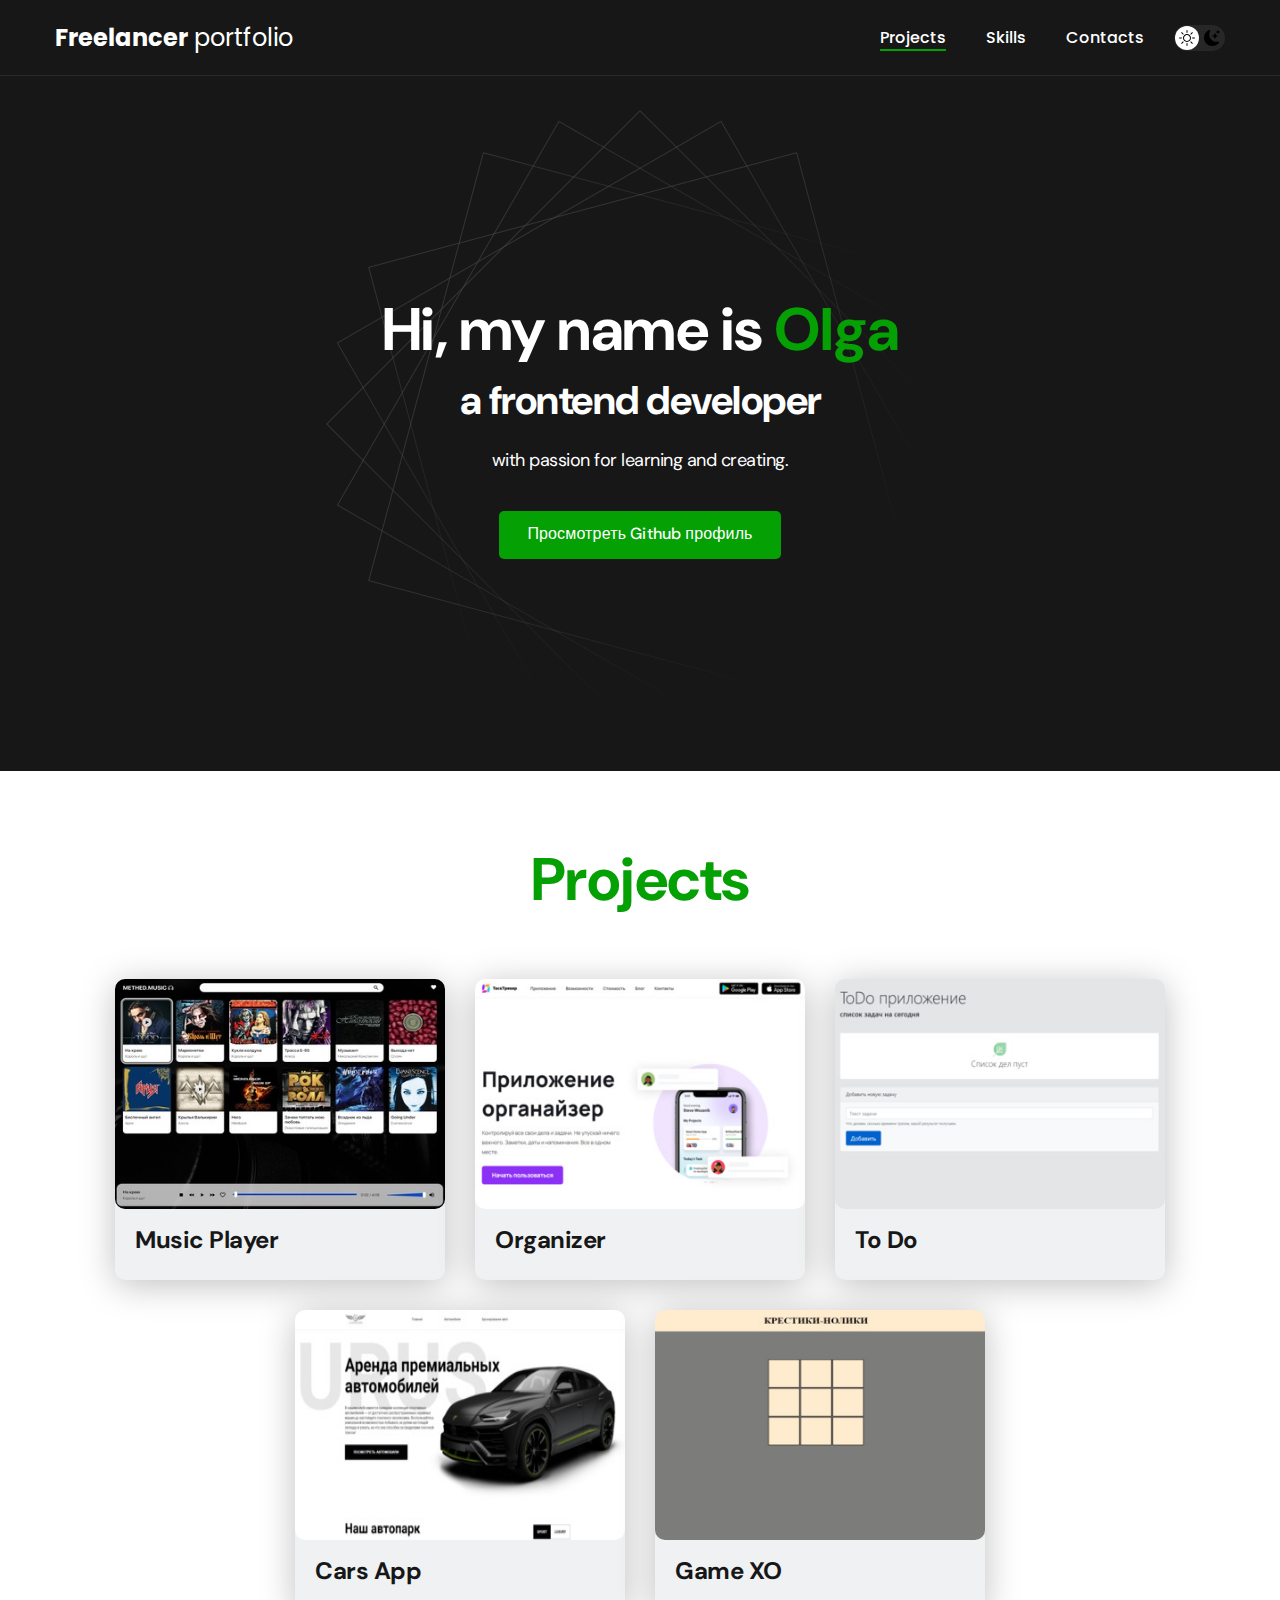
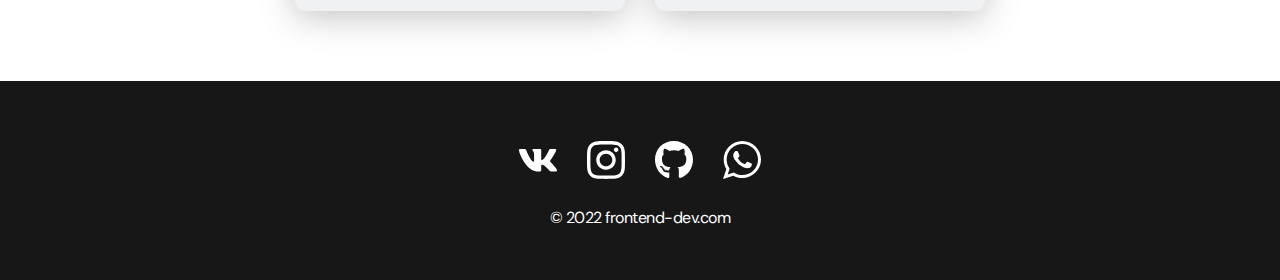
<file: index.html>
<!DOCTYPE html>
<html lang="en">
<head>
    <meta charset="UTF-8">
    <meta http-equiv="X-UA-Compatible" content="IE=edge">
    <meta name="viewport" content="width=device-width, initial-scale=1.0">
    <title>Freelancer Portfolio</title>
    <link rel="stylesheet" href="./css/main.css">
</head>
<body>
    <nav class="nav">
        <div class="container">
            <div class="nav-row">
                <a href="./index.html" class="logo"><strong>Freelancer</strong> portfolio</a>

                <button class="dark-mode-btn">
                    <img src="./img/icons/sun.svg" alt="Light mode" class="dark-mode-btn__icon">
                    <img src="./img/icons/moon.svg" alt="Dark mode" class="dark-mode-btn__icon">
                </button>

                <ul class="nav-list">
                    <li class="nav-list__item">
                        <a href="./index.html" class="nav-list__link nav-list__link--active">Projects</a>
                    </li>
                    <li class="nav-list__item">
                        <a href="./skills.html" class="nav-list__link">Skills</a>
                    </li>
                    <li class="nav-list__item">
                        <a href="./contacts.html" class="nav-list__link">Contacts</a>
                    </li>
                </ul>
            </div>
        </div>
    </nav>

    <header class="header">
        <div class="header__wrapper">
            <h1 class="header__title">
                <strong>Hi, my name is <em>Olga</em></strong><br>
                a frontend developer
            </h1>
            <div class="header-text">
                <p>with passion for learning and creating.</p>
            </div>
            <a href="#!" class="btn">Просмотреть Github профиль</a>
        </div>
    </header>

    <main class="section">
        <div class="container">
            <h2 class="title-1">Projects</h2>
            <ul class="projects">
                <li class="project">
                    <a href="./project-page.html">
                        <img src="./img/projects/01.jpg" alt="Project Player" class="project__img">
                        <h3 class="project__title">Music Player</h3>
                    </a>
                </li>
                <li class="project">
                    <a href="./project2-page.html">
                        <img src="./img/projects/02.jpg" alt="Project Organizer" class="project__img">
                        <h3 class="project__title">Organizer</h3>
                    </a>
                </li>
                <li class="project">
                    <a href="./project3-page.html">
                        <img src="./img/projects/03.jpg" alt="To Do" class="project__img">
                        <h3 class="project__title">To Do</h3>
                    </a>
                </li>
                <li class="project">
                    <a href="./project5-page.html">
                        <img src="./img/projects/05.jpg" alt="Project Cars" class="project__img">
                        <h3 class="project__title">Cars App</h3>
                    </a>
                </li>
                <li class="project">
                    <a href="./project6-page.html">
                        <img src="./img/projects/06.jpg" alt="Game XO" class="project__img">
                        <h3 class="project__title">Game XO</h3>
                    </a>
                </li>

            </ul>
        </div>
    </main>

    <footer class="footer">
        <div class="container">
            <div class="footer__wrapper">
                <ul class="social">
                    <li class="social__item">
                        <a href="#!"><img src="./img/icons/vk.svg" alt="Link"></a>
                    </li>
                    <li class="social__item">
                        <a href="#!"><img src="./img/icons/instagram.svg" alt="Link"></a>
                    </li>
                    <li class="social__item">
                        <a href="#!"><img src="./img/icons/gitHub.svg" alt="Link"></a>
                    </li>
                    <li class="social__item">
                        <a href="#!"><img src="./img/icons/WhatsApp.svg" alt="Link"></a>
                    </li>
                </ul>
                <div class="copyright">
                    <p>© 2022 frontend-dev.com</p>
                </div>
            </div>
        </div>
    </footer>

    <script src="./js/main.js"></script>

</body>
</html>
</file>
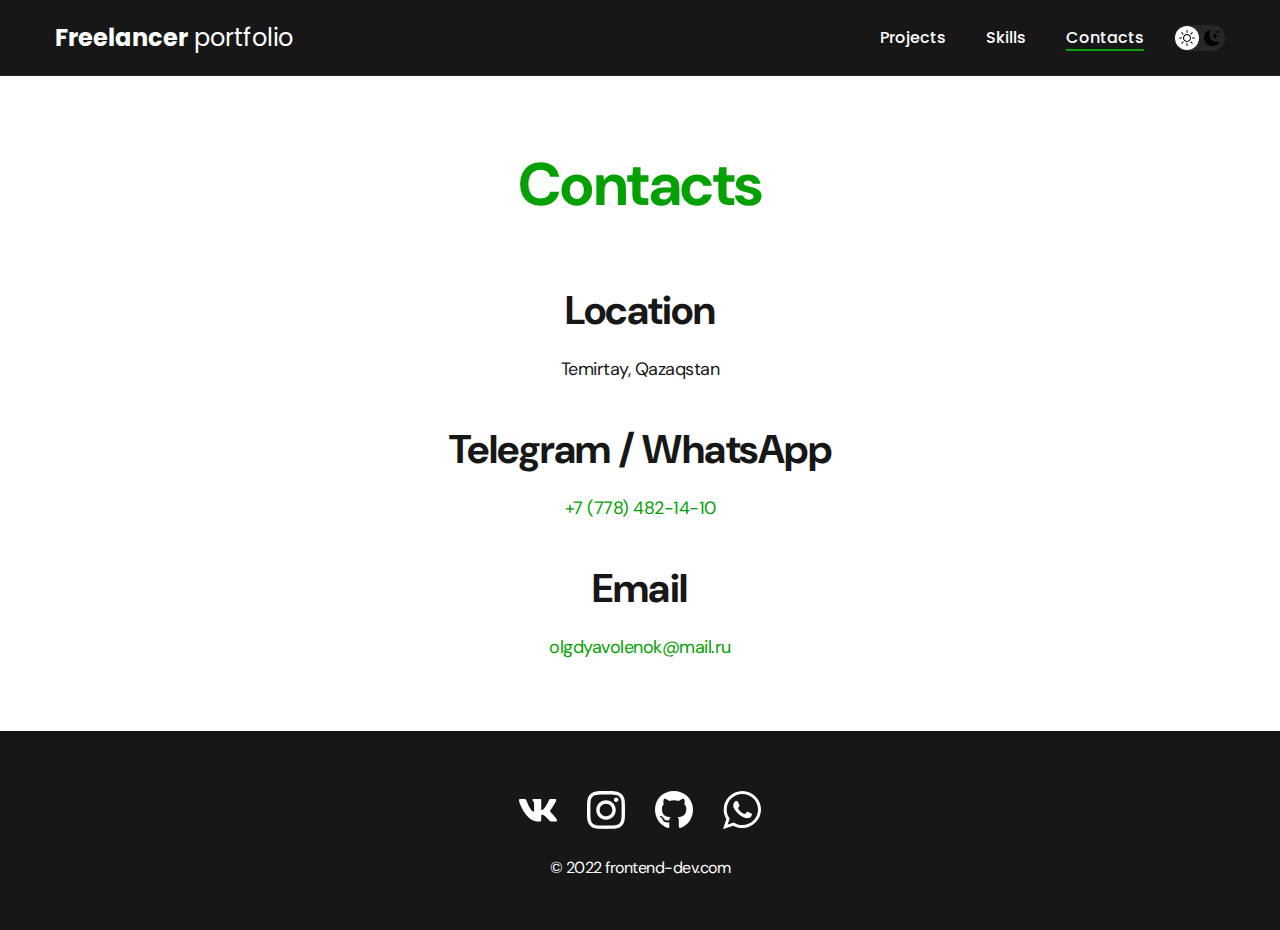
<file: contacts.html>
<!DOCTYPE html>
<html lang="en">
<head>
    <meta charset="UTF-8">
    <meta http-equiv="X-UA-Compatible" content="IE=edge">
    <meta name="viewport" content="width=device-width, initial-scale=1.0">
    <title>Freelancer Portfolio</title>
    <link rel="stylesheet" href="./css/main.css">
</head>
<body>

    <nav class="nav">
        <div class="container">
            <div class="nav-row">
                <a href="./index.html" class="logo"><strong>Freelancer</strong> portfolio</a>

                <button class="dark-mode-btn">
                    <img src="./img/icons/sun.svg" alt="Light mode" class="dark-mode-btn__icon">
                    <img src="./img/icons/moon.svg" alt="Dark mode" class="dark-mode-btn__icon">
                </button>

                <ul class="nav-list">
                    <li class="nav-list__item">
                        <a href="./index.html" class="nav-list__link">Projects</a>
                    </li>
                    <li class="nav-list__item">
                        <a href="./skills.html" class="nav-list__link">Skills</a>
                    </li>
                    <li class="nav-list__item">
                        <a href="./contacts.html" class="nav-list__link nav-list__link--active">Contacts</a>
                    </li>
                </ul>
            </div>
        </div>
    </nav>

    <main class="section">
        <div class="container">
                <h1 class="title-1">Contacts</h1>
                <ul class="content-list">
                    <li class="content-list__item">
                        <h2 class="title-2">Location</h2>
                        <p>Temirtay, Qazaqstan</p>
                    </li>
                    <li class="content-list__item">
                        <h2 class="title-2">Telegram / WhatsApp</h2>
                        <p><a href="tel:+77784821410">+7 (778) 482-14-10</a></p>
                    </li>
                    <li class="content-list__item">
                        <h2 class="title-2">Email</h2>
                        <p><a href="mailto:olgdyavolenok@mail.ru">olgdyavolenok@mail.ru</a></p>
                    </li>
                </ul>
        </div>
    </main>

    <footer class="footer">
        <div class="container">
            <div class="footer__wrapper">
                <ul class="social">
                    <li class="social__item">
                        <a href="#!"><img src="./img/icons/vk.svg" alt="Link"></a>
                    </li>
                    <li class="social__item">
                        <a href="#!"><img src="./img/icons/instagram.svg" alt="Link"></a>
                    </li>
                    <li class="social__item">
                        <a href="#!"><img src="./img/icons/gitHub.svg" alt="Link"></a>
                    </li>
                    <li class="social__item">
                        <a href="#!"><img src="./img/icons/WhatsApp.svg" alt="Link"></a>
                    </li>
                </ul>
                <div class="copyright">
                    <p>© 2022 frontend-dev.com</p>
                </div>
            </div>
        </div>
    </footer>

    <script src="./js/main.js"></script>

</body>
</html>
</file>
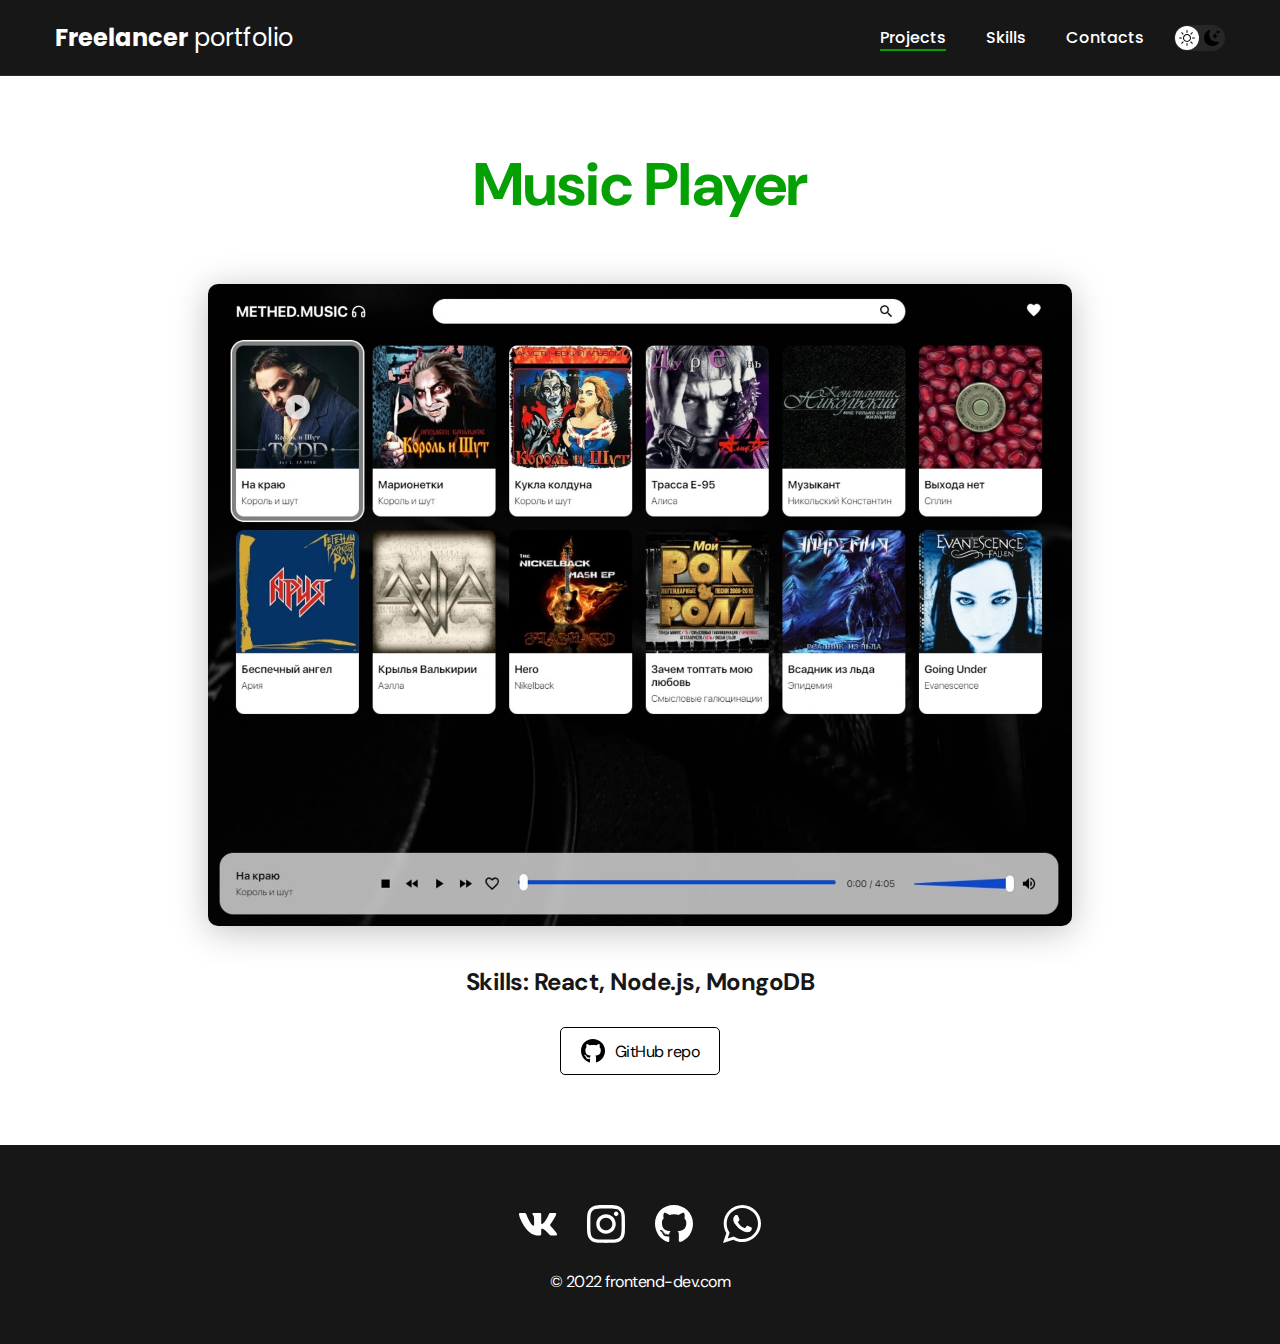
<file: project-page.html>
<!DOCTYPE html>
<html lang="en">
<head>
    <meta charset="UTF-8">
    <meta http-equiv="X-UA-Compatible" content="IE=edge">
    <meta name="viewport" content="width=device-width, initial-scale=1.0">
    <title>Freelancer Portfolio</title>
    <link rel="stylesheet" href="./css/main.css">
</head>
<body>

    <nav class="nav">
        <div class="container">
            <div class="nav-row">
                <a href="./index.html" class="logo"><strong>Freelancer</strong> portfolio</a>

                <button class="dark-mode-btn">
                    <img src="./img/icons/sun.svg" alt="Light mode" class="dark-mode-btn__icon">
                    <img src="./img/icons/moon.svg" alt="Dark mode" class="dark-mode-btn__icon">
                </button>

                <ul class="nav-list">
                    <li class="nav-list__item">
                        <a href="./index.html" class="nav-list__link nav-list__link--active">Projects</a>
                    </li>
                    <li class="nav-list__item">
                        <a href="./skills.html" class="nav-list__link">Skills</a>
                    </li>
                    <li class="nav-list__item">
                        <a href="./contacts.html" class="nav-list__link">Contacts</a>
                    </li>
                </ul>
            </div>
        </div>
    </nav>

    <main class="section">
        <div class="container">
            <div class="project-details">
                <h1 class="title-1">Music Player</h1>

                <img src="./img/projects/big/01-big.jpg" alt="01" class="project-details__cover">

                <div class="project-details__desc">
                    <p>Skills: React, Node.js, MongoDB</p>
                </div>

                <a href="#!" class="btn-outline">
                    <img src="./img/icons/gitHub-black.svg" alt="">
                    GitHub repo
                </a>
            </div>
        </div>
    </main>

    <footer class="footer">
        <div class="container">
            <div class="footer__wrapper">
                <ul class="social">
                    <li class="social__item">
                        <a href="#!"><img src="./img/icons/vk.svg" alt="Link"></a>
                    </li>
                    <li class="social__item">
                        <a href="#!"><img src="./img/icons/instagram.svg" alt="Link"></a>
                    </li>
                    <li class="social__item">
                        <a href="#!"><img src="./img/icons/gitHub.svg" alt="Link"></a>
                    </li>
                    <li class="social__item">
                        <a href="#!"><img src="./img/icons/WhatsApp.svg" alt="Link"></a>
                    </li>
                </ul>
                <div class="copyright">
                    <p>© 2022 frontend-dev.com</p>
                </div>
            </div>
        </div>
    </footer>

    <script src="./js/main.js"></script>

</body>
</html>
</file>
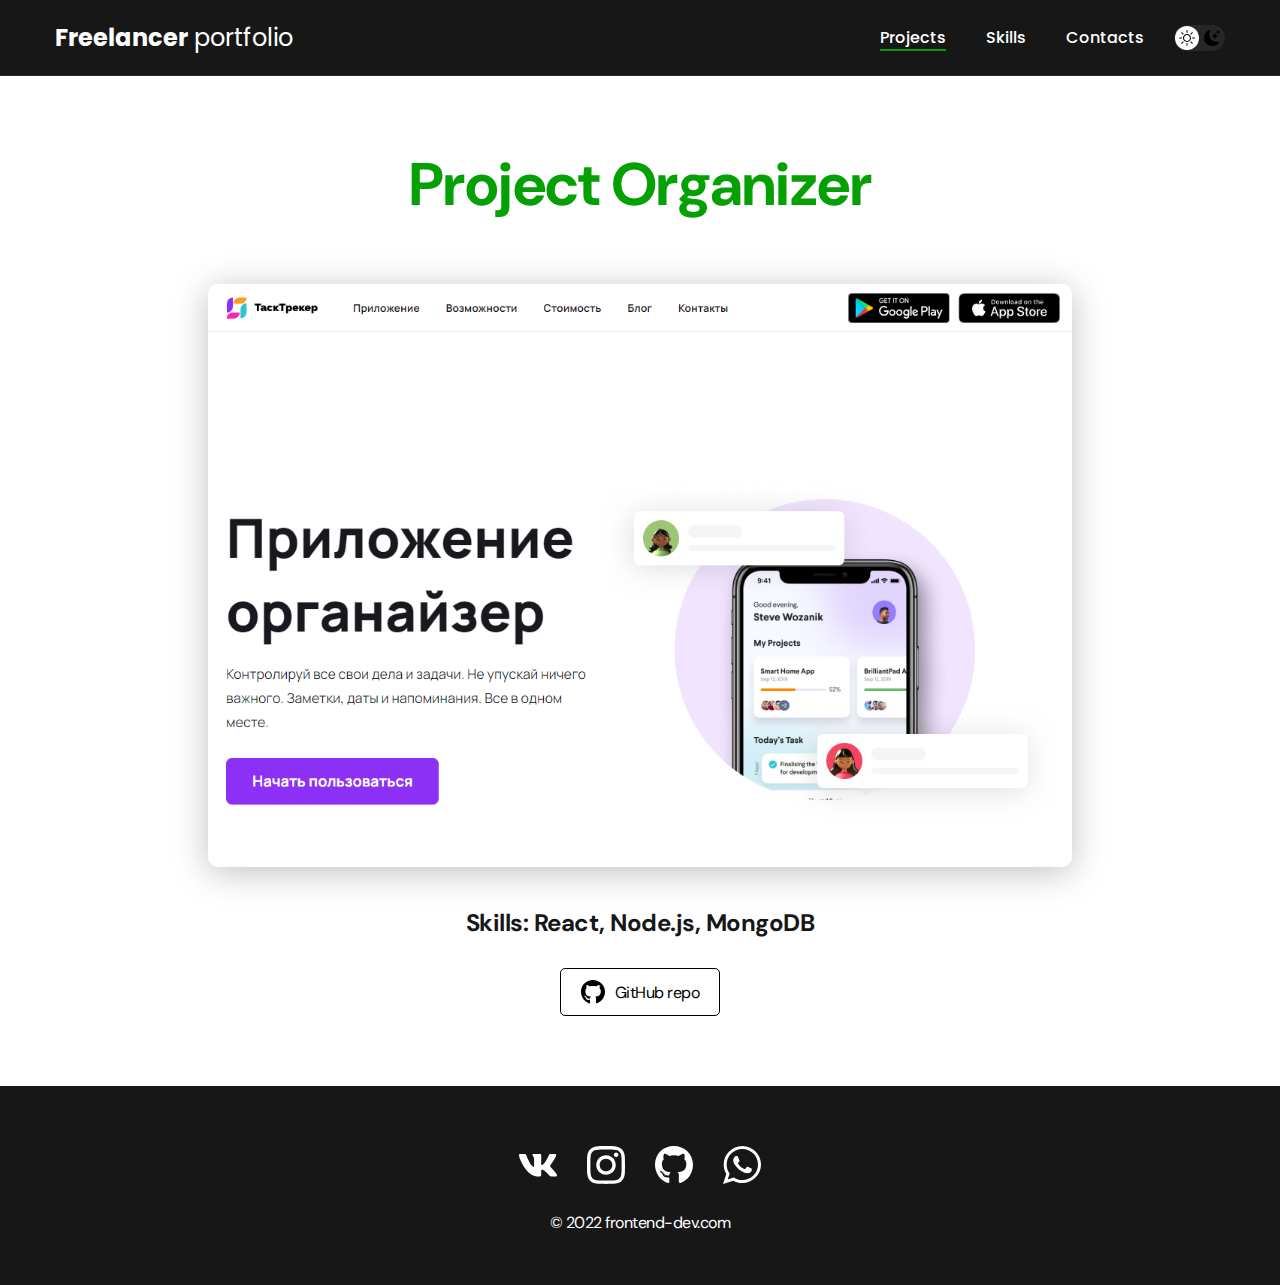
<file: project2-page.html>
<!DOCTYPE html>
<html lang="en">
<head>
    <meta charset="UTF-8">
    <meta http-equiv="X-UA-Compatible" content="IE=edge">
    <meta name="viewport" content="width=device-width, initial-scale=1.0">
    <title>Freelancer Portfolio</title>
    <link rel="stylesheet" href="./css/main.css">
</head>
<body>

    <nav class="nav">
        <div class="container">
            <div class="nav-row">
                <a href="./index.html" class="logo"><strong>Freelancer</strong> portfolio</a>

                <button class="dark-mode-btn">
                    <img src="./img/icons/sun.svg" alt="Light mode" class="dark-mode-btn__icon">
                    <img src="./img/icons/moon.svg" alt="Dark mode" class="dark-mode-btn__icon">
                </button>

                <ul class="nav-list">
                    <li class="nav-list__item">
                        <a href="./index.html" class="nav-list__link nav-list__link--active">Projects</a>
                    </li>
                    <li class="nav-list__item">
                        <a href="./skills.html" class="nav-list__link">Skills</a>
                    </li>
                    <li class="nav-list__item">
                        <a href="./contacts.html" class="nav-list__link">Contacts</a>
                    </li>
                </ul>
            </div>
        </div>
    </nav>

    <main class="section">
        <div class="container">
            <div class="project-details">
                <h1 class="title-1">Project Organizer</h1>

                <img src="./img/projects/big/02-big.png" alt="02" class="project-details__cover">

                <div class="project-details__desc">
                    <p>Skills: React, Node.js, MongoDB</p>
                </div>

                <a href="#!" class="btn-outline">
                    <img src="./img/icons/gitHub-black.svg" alt="">
                    GitHub repo
                </a>
            </div>
        </div>
    </main>

    <footer class="footer">
        <div class="container">
            <div class="footer__wrapper">
                <ul class="social">
                    <li class="social__item">
                        <a href="#!"><img src="./img/icons/vk.svg" alt="Link"></a>
                    </li>
                    <li class="social__item">
                        <a href="#!"><img src="./img/icons/instagram.svg" alt="Link"></a>
                    </li>
                    <li class="social__item">
                        <a href="#!"><img src="./img/icons/gitHub.svg" alt="Link"></a>
                    </li>
                    <li class="social__item">
                        <a href="#!"><img src="./img/icons/WhatsApp.svg" alt="Link"></a>
                    </li>
                </ul>
                <div class="copyright">
                    <p>© 2022 frontend-dev.com</p>
                </div>
            </div>
        </div>
    </footer>

    <script src="./js/main.js"></script>

</body>
</html>
</file>
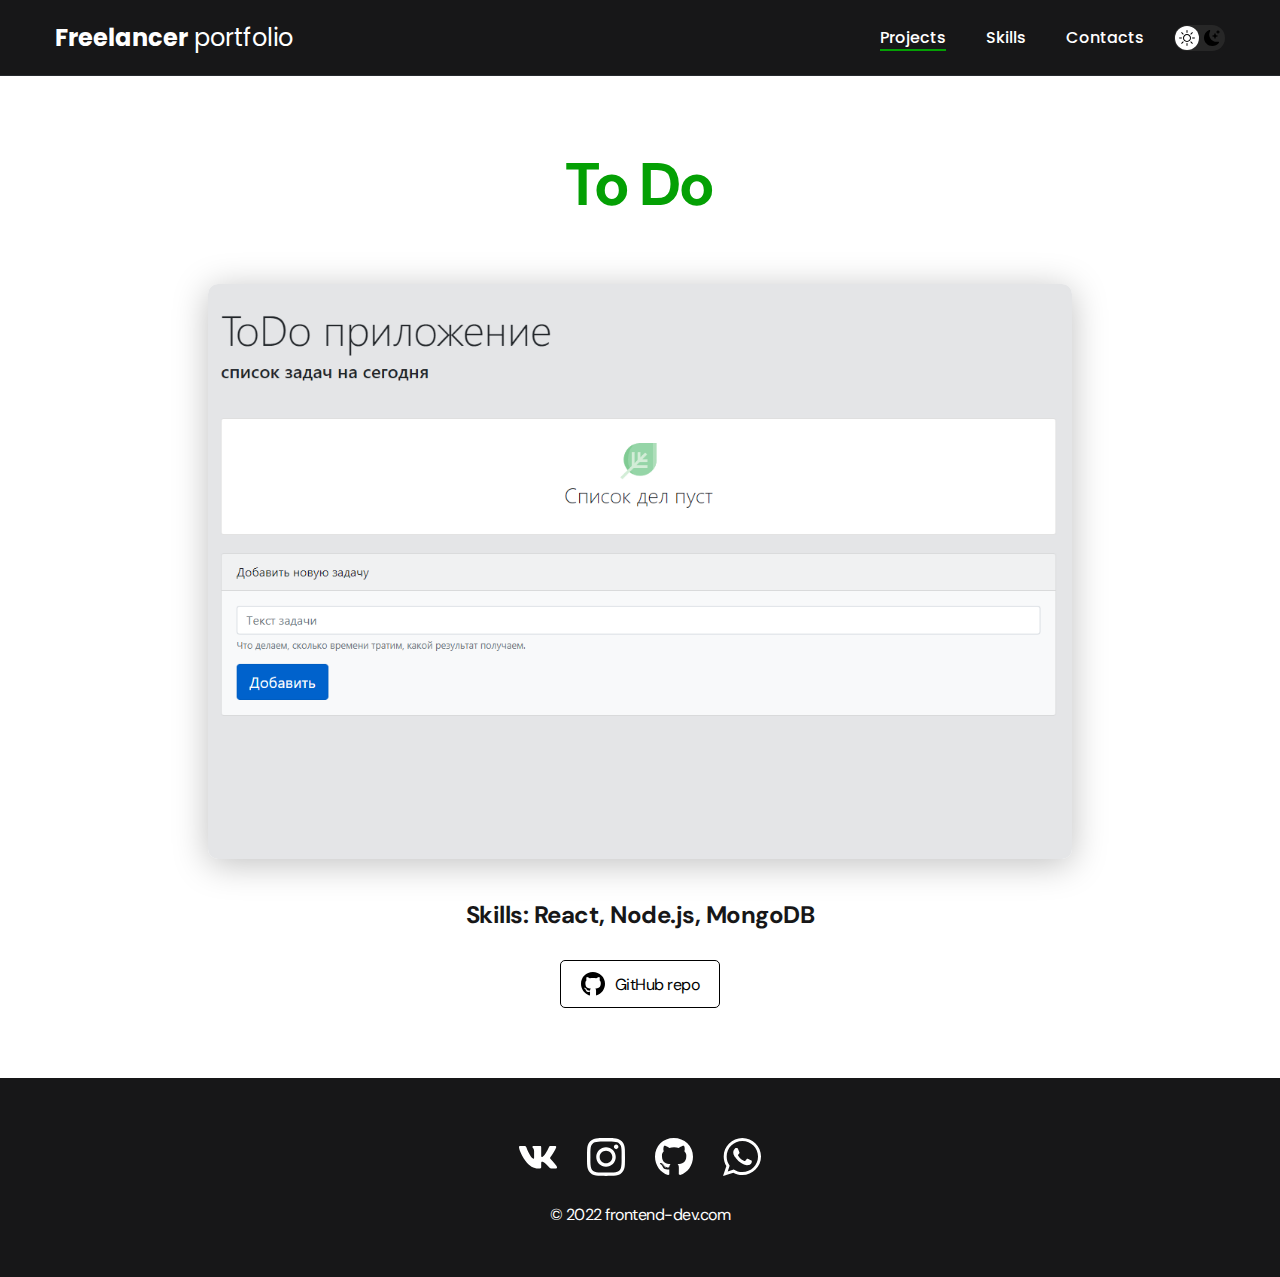
<file: project3-page.html>
<!DOCTYPE html>
<html lang="en">
<head>
    <meta charset="UTF-8">
    <meta http-equiv="X-UA-Compatible" content="IE=edge">
    <meta name="viewport" content="width=device-width, initial-scale=1.0">
    <title>Freelancer Portfolio</title>
    <link rel="stylesheet" href="./css/main.css">
</head>
<body>

    <nav class="nav">
        <div class="container">
            <div class="nav-row">
                <a href="./index.html" class="logo"><strong>Freelancer</strong> portfolio</a>

                <button class="dark-mode-btn">
                    <img src="./img/icons/sun.svg" alt="Light mode" class="dark-mode-btn__icon">
                    <img src="./img/icons/moon.svg" alt="Dark mode" class="dark-mode-btn__icon">
                </button>

                <ul class="nav-list">
                    <li class="nav-list__item">
                        <a href="./index.html" class="nav-list__link nav-list__link--active">Projects</a>
                    </li>
                    <li class="nav-list__item">
                        <a href="./skills.html" class="nav-list__link">Skills</a>
                    </li>
                    <li class="nav-list__item">
                        <a href="./contacts.html" class="nav-list__link">Contacts</a>
                    </li>
                </ul>
            </div>
        </div>
    </nav>

    <main class="section">
        <div class="container">
            <div class="project-details">
                <h1 class="title-1">To Do</h1>

                <img src="./img/projects/big/03-big.png" alt="03" class="project-details__cover">

                <div class="project-details__desc">
                    <p>Skills: React, Node.js, MongoDB</p>
                </div>

                <a href="#!" class="btn-outline">
                    <img src="./img/icons/gitHub-black.svg" alt="">
                    GitHub repo
                </a>
            </div>
        </div>
    </main>

    <footer class="footer">
        <div class="container">
            <div class="footer__wrapper">
                <ul class="social">
                    <li class="social__item">
                        <a href="#!"><img src="./img/icons/vk.svg" alt="Link"></a>
                    </li>
                    <li class="social__item">
                        <a href="#!"><img src="./img/icons/instagram.svg" alt="Link"></a>
                    </li>
                    <li class="social__item">
                        <a href="#!"><img src="./img/icons/gitHub.svg" alt="Link"></a>
                    </li>
                    <li class="social__item">
                        <a href="#!"><img src="./img/icons/WhatsApp.svg" alt="Link"></a>
                    </li>
                </ul>
                <div class="copyright">
                    <p>© 2022 frontend-dev.com</p>
                </div>
            </div>
        </div>
    </footer>

    <script src="./js/main.js"></script>

</body>
</html>
</file>
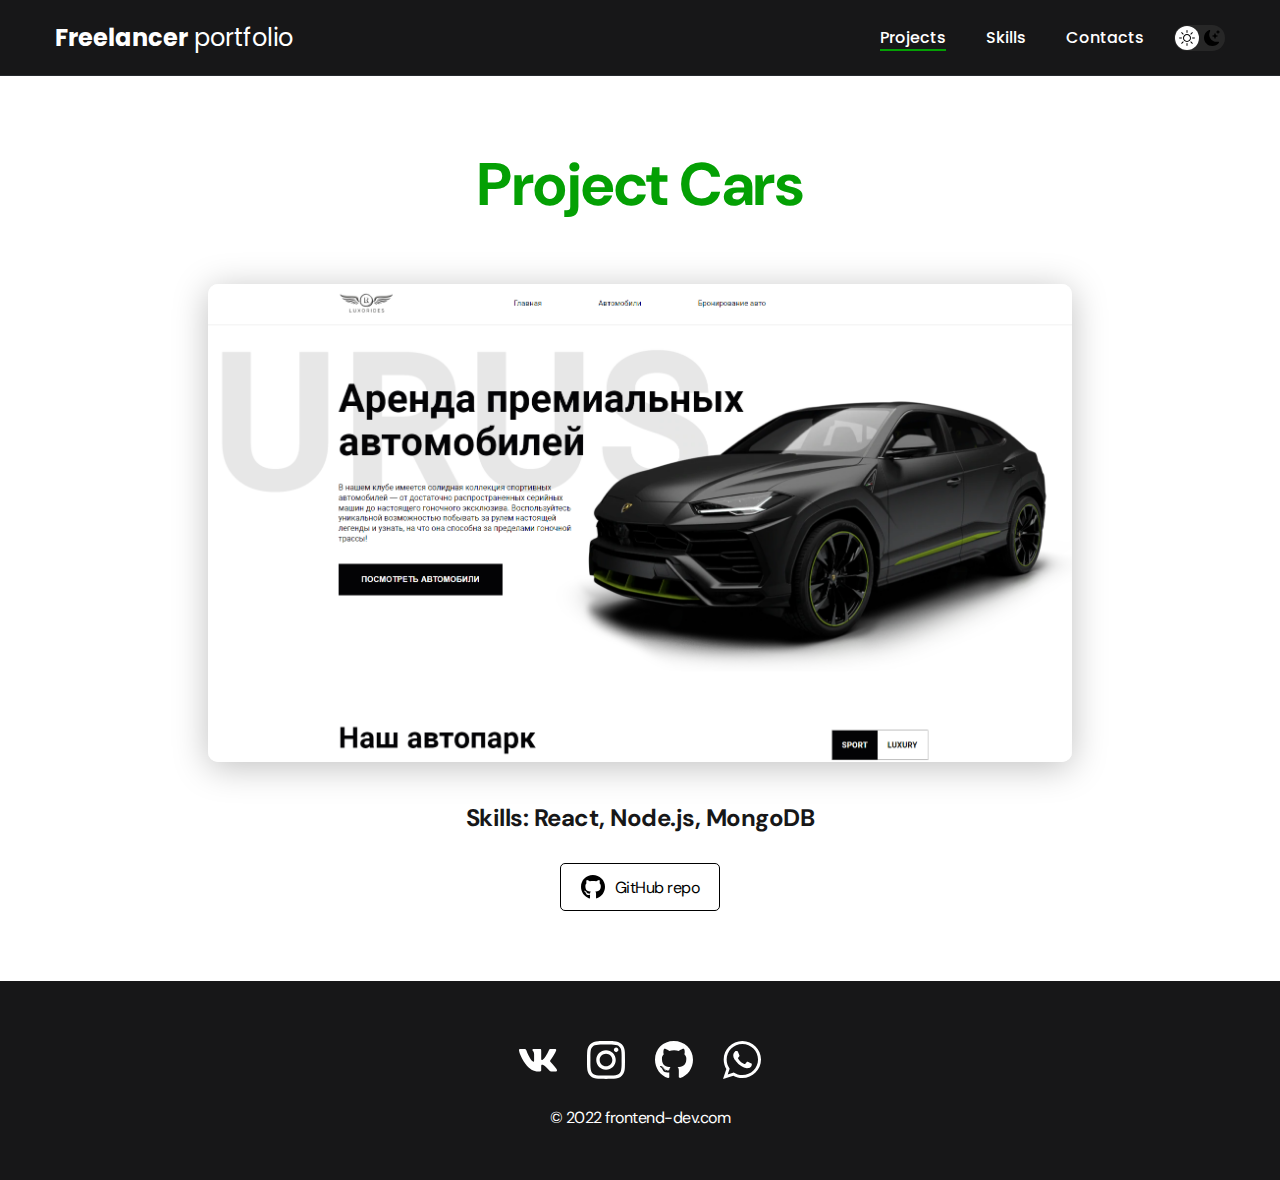
<file: project5-page.html>
<!DOCTYPE html>
<html lang="en">
<head>
    <meta charset="UTF-8">
    <meta http-equiv="X-UA-Compatible" content="IE=edge">
    <meta name="viewport" content="width=device-width, initial-scale=1.0">
    <title>Freelancer Portfolio</title>
    <link rel="stylesheet" href="./css/main.css">
</head>
<body>

    <nav class="nav">
        <div class="container">
            <div class="nav-row">
                <a href="./index.html" class="logo"><strong>Freelancer</strong> portfolio</a>

                <button class="dark-mode-btn">
                    <img src="./img/icons/sun.svg" alt="Light mode" class="dark-mode-btn__icon">
                    <img src="./img/icons/moon.svg" alt="Dark mode" class="dark-mode-btn__icon">
                </button>

                <ul class="nav-list">
                    <li class="nav-list__item">
                        <a href="./index.html" class="nav-list__link nav-list__link--active">Projects</a>
                    </li>
                    <li class="nav-list__item">
                        <a href="./skills.html" class="nav-list__link">Skills</a>
                    </li>
                    <li class="nav-list__item">
                        <a href="./contacts.html" class="nav-list__link">Contacts</a>
                    </li>
                </ul>
            </div>
        </div>
    </nav>

    <main class="section">
        <div class="container">
            <div class="project-details">
                <h1 class="title-1">Project Cars</h1>

                <img src="./img/projects/big/05-big.png" alt="05" class="project-details__cover">

                <div class="project-details__desc">
                    <p>Skills: React, Node.js, MongoDB</p>
                </div>

                <a href="#!" class="btn-outline">
                    <img src="./img/icons/gitHub-black.svg" alt="">
                    GitHub repo
                </a>
            </div>
        </div>
    </main>

    <footer class="footer">
        <div class="container">
            <div class="footer__wrapper">
                <ul class="social">
                    <li class="social__item">
                        <a href="#!"><img src="./img/icons/vk.svg" alt="Link"></a>
                    </li>
                    <li class="social__item">
                        <a href="#!"><img src="./img/icons/instagram.svg" alt="Link"></a>
                    </li>
                    <li class="social__item">
                        <a href="#!"><img src="./img/icons/gitHub.svg" alt="Link"></a>
                    </li>
                    <li class="social__item">
                        <a href="#!"><img src="./img/icons/WhatsApp.svg" alt="Link"></a>
                    </li>
                </ul>
                <div class="copyright">
                    <p>© 2022 frontend-dev.com</p>
                </div>
            </div>
        </div>
    </footer>

    <script src="./js/main.js"></script>

</body>
</html>
</file>
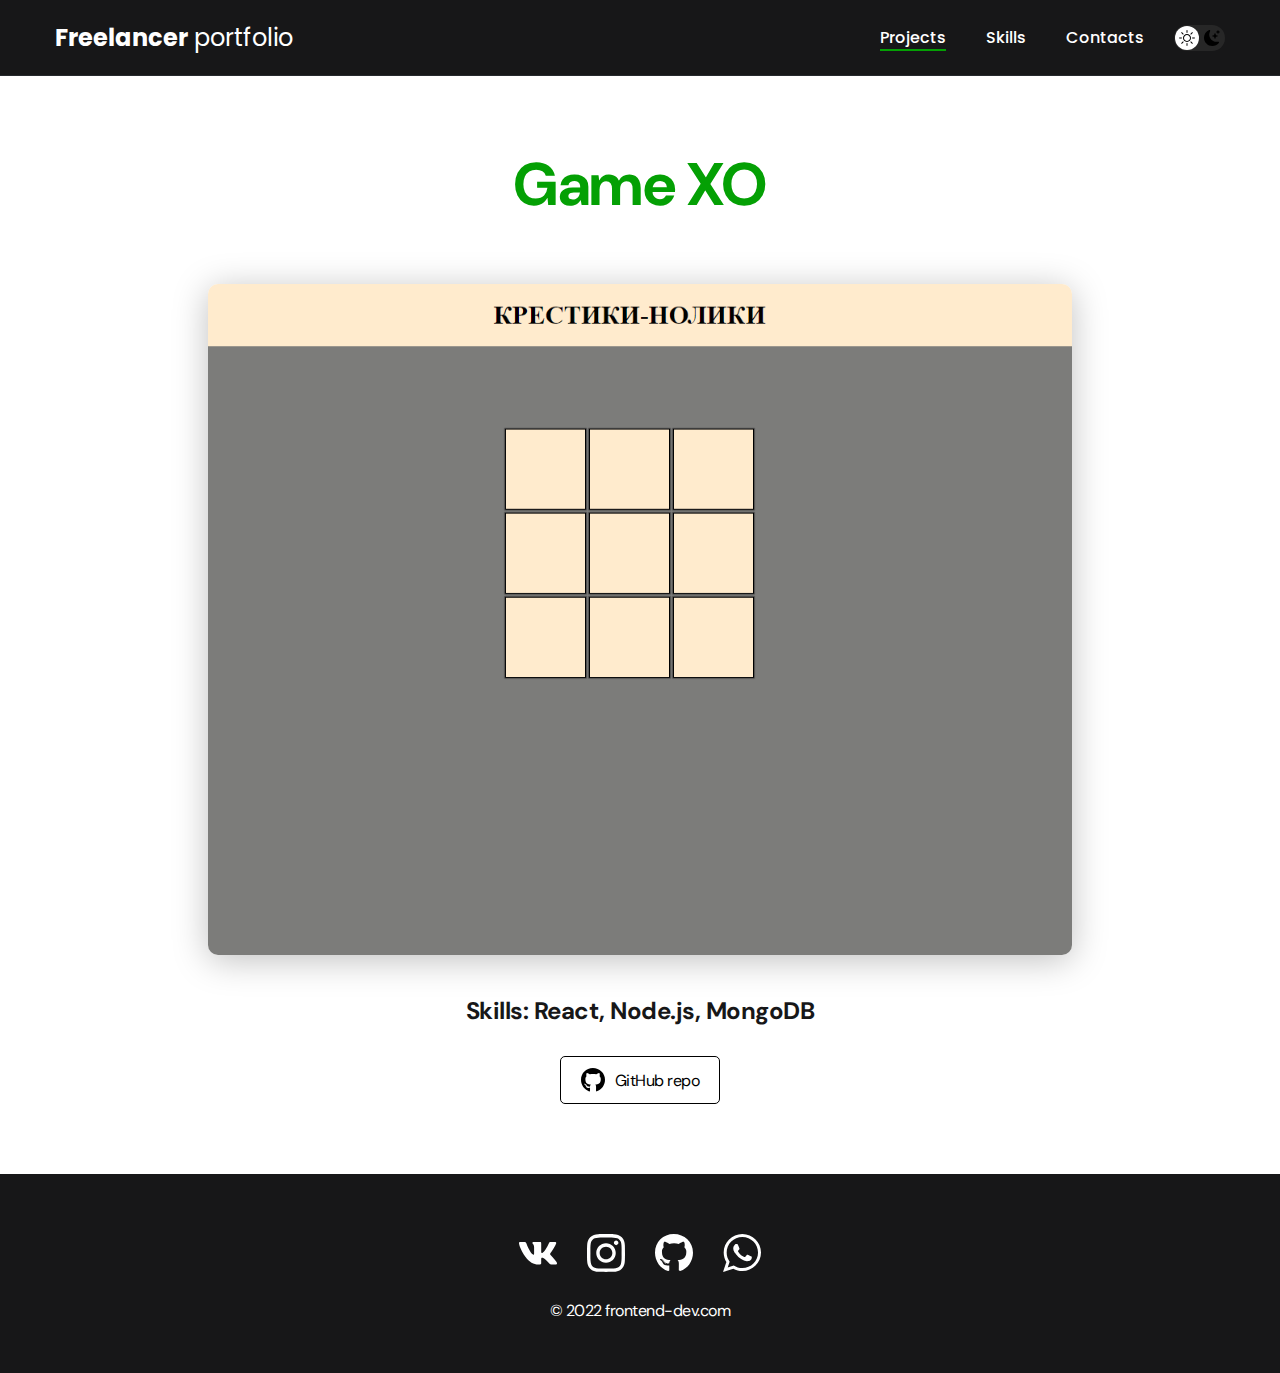
<file: project6-page.html>
<!DOCTYPE html>
<html lang="en">
<head>
    <meta charset="UTF-8">
    <meta http-equiv="X-UA-Compatible" content="IE=edge">
    <meta name="viewport" content="width=device-width, initial-scale=1.0">
    <title>Freelancer Portfolio</title>
    <link rel="stylesheet" href="./css/main.css">
</head>
<body>

    <nav class="nav">
        <div class="container">
            <div class="nav-row">
                <a href="./index.html" class="logo"><strong>Freelancer</strong> portfolio</a>

                <button class="dark-mode-btn">
                    <img src="./img/icons/sun.svg" alt="Light mode" class="dark-mode-btn__icon">
                    <img src="./img/icons/moon.svg" alt="Dark mode" class="dark-mode-btn__icon">
                </button>

                <ul class="nav-list">
                    <li class="nav-list__item">
                        <a href="./index.html" class="nav-list__link nav-list__link--active">Projects</a>
                    </li>
                    <li class="nav-list__item">
                        <a href="./skills.html" class="nav-list__link">Skills</a>
                    </li>
                    <li class="nav-list__item">
                        <a href="./contacts.html" class="nav-list__link">Contacts</a>
                    </li>
                </ul>
            </div>
        </div>
    </nav>

    <main class="section">
        <div class="container">
            <div class="project-details">
                <h1 class="title-1">Game XO</h1>

                <img src="./img/projects/big/06-big.png" alt="06" class="project-details__cover">

                <div class="project-details__desc">
                    <p>Skills: React, Node.js, MongoDB</p>
                </div>

                <a href="#!" class="btn-outline">
                    <img src="./img/icons/gitHub-black.svg" alt="">
                    GitHub repo
                </a>
            </div>
        </div>
    </main>

    <footer class="footer">
        <div class="container">
            <div class="footer__wrapper">
                <ul class="social">
                    <li class="social__item">
                        <a href="#!"><img src="./img/icons/vk.svg" alt="Link"></a>
                    </li>
                    <li class="social__item">
                        <a href="#!"><img src="./img/icons/instagram.svg" alt="Link"></a>
                    </li>
                    <li class="social__item">
                        <a href="#!"><img src="./img/icons/gitHub.svg" alt="Link"></a>
                    </li>
                    <li class="social__item">
                        <a href="#!"><img src="./img/icons/WhatsApp.svg" alt="Link"></a>
                    </li>
                </ul>
                <div class="copyright">
                    <p>© 2022 frontend-dev.com</p>
                </div>
            </div>
        </div>
    </footer>

    <script src="./js/main.js"></script>

</body>
</html>
</file>
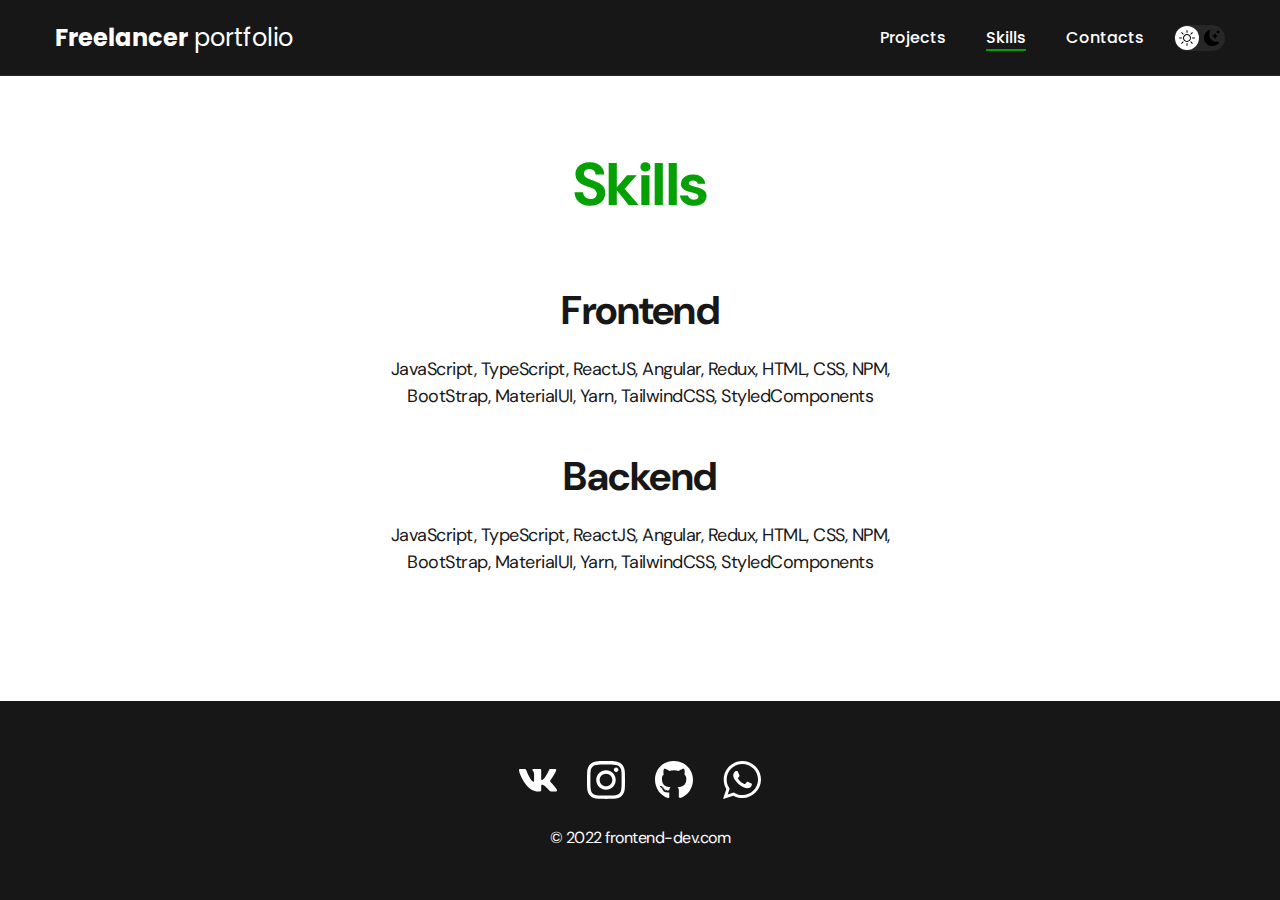
<file: skills.html>
<!DOCTYPE html>
<html lang="en">
<head>
    <meta charset="UTF-8">
    <meta http-equiv="X-UA-Compatible" content="IE=edge">
    <meta name="viewport" content="width=device-width, initial-scale=1.0">
    <title>Freelancer Portfolio</title>
    <link rel="stylesheet" href="./css/main.css">
</head>
<body>

    <nav class="nav">
        <div class="container">
            <div class="nav-row">
                <a href="./index.html" class="logo"><strong>Freelancer</strong> portfolio</a>

                <button class="dark-mode-btn">
                    <img src="./img/icons/sun.svg" alt="Light mode" class="dark-mode-btn__icon">
                    <img src="./img/icons/moon.svg" alt="Dark mode" class="dark-mode-btn__icon">
                </button>

                <ul class="nav-list">
                    <li class="nav-list__item">
                        <a href="./index.html" class="nav-list__link">Projects</a>
                    </li>
                    <li class="nav-list__item">
                        <a href="./skills.html" class="nav-list__link nav-list__link--active">Skills</a>
                    </li>
                    <li class="nav-list__item">
                        <a href="./contacts.html" class="nav-list__link">Contacts</a>
                    </li>
                </ul>
            </div>
        </div>
    </nav>

    <main class="section">
        <div class="container">
                <h1 class="title-1">Skills</h1>
                <ul class="content-list">
                    <li class="content-list__item">
                        <h2 class="title-2">Frontend </h2>
                        <p>JavaScript, TypeScript, ReactJS, Angular, Redux, HTML, CSS, NPM, BootStrap, MaterialUI, Yarn, TailwindCSS, StyledComponents</p>
                    </li>
                    <li class="content-list__item">
                        <h2 class="title-2">Backend </h2>
                        <p>JavaScript, TypeScript, ReactJS, Angular, Redux, HTML, CSS, NPM, BootStrap, MaterialUI, Yarn, TailwindCSS, StyledComponents</p>
                    </li>
                </ul>
        </div>
    </main>

    <footer class="footer">
        <div class="container">
            <div class="footer__wrapper">
                <ul class="social">
                    <li class="social__item">
                        <a href="#!"><img src="./img/icons/vk.svg" alt="Link"></a>
                    </li>
                    <li class="social__item">
                        <a href="#!"><img src="./img/icons/instagram.svg" alt="Link"></a>
                    </li>
                    <li class="social__item">
                        <a href="#!"><img src="./img/icons/gitHub.svg" alt="Link"></a>
                    </li>
                    <li class="social__item">
                        <a href="#!"><img src="./img/icons/WhatsApp.svg" alt="Link"></a>
                    </li>
                </ul>
                <div class="copyright">
                    <p>© 2022 frontend-dev.com</p>
                </div>
            </div>
        </div>
    </footer>

    <script src="./js/main.js"></script>

</body>
</html>
</file>
<file: css/main.css>
@import "./reset.css";
@import url('https://fonts.googleapis.com/css2?family=DM+Sans:wght@400;500;700&family=Poppins:wght@400;500;700&display=swap');

/* font-family: 'DM Sans', sans-serif;
font-family: 'Poppins', sans-serif; */

/* * {
    border: 1px solid red;
} */

:root {
    --blackpure: #000;
    --black: #171718;
    --black-border: #26292D;
    --white: #fff;
    --mycolor: #04a004;

    --text-color: var(--black);

    --dark-bg: var(--black);
    --dark-border: var(--black-border);
    --header-text: var(--white);
    --accent: var(--mycolor);

    /* Светлая тема */
    --page-bg: var(--white);
    --text-color: var(--black);

    --project-card-bg: #eff1f3;
    --project-card-text: var(--black);
    --box-shadow: 0px 5px 35px rgba(0, 0, 0, 0.25);
}

.dark {
    /* Темная тема */
    --page-bg: #252526;
    --text-color: var(--white);

    --project-card-bg: var(--black);
    --project-card-text: var(--white);
    --box-shadow: 0px 5px 35px rgba(0, 0, 0, 0.8);
}

html, body {
    display: flex;
    flex-direction: column;
    min-height: 100vh;

    font-family: 'DM Sans', sans-serif;
    letter-spacing: -0.5px;

    background-color: var(--page-bg);
    color: var(--text-color);
}

/* Общие стили */

.container {
    margin: 0 auto;
    padding: 0 15px;
    max-width: 1200px;
}

.section {
    padding: 70px 0;
}

.none {
    display: none !important;
}

.title-1 {
    margin-bottom: 60px;
    font-size: 60px;
    font-weight: 700;
    line-height: 1.3;
    color: var(--accent);
    text-align: center;
}

.title-2 {
    margin-bottom: 20px;
    font-size: 40px;
    font-weight: 700;
    line-height: 1.3;
}

/* Навигация */

.nav {
    border-bottom: 1px solid var(--dark-border);
    padding: 20px 0;
    background-color: var(--dark-bg);
    color: var(--header-text);
    letter-spacing: normal;
}

.nav-row {
    display: flex;
    justify-content: flex-end;
    align-items: center;
    column-gap: 30px;
    row-gap: 20px;
    flex-wrap: wrap;
}

.logo {
    margin-right: auto;
    color: var(--header-text);
    font-size: 24px;
    font-family: 'Poppins', sans-serif;
}

.logo strong {
    font-weight: 700;
}


.nav-list {
    display: flex;
    flex-wrap: wrap;
    row-gap: 10px;
    align-items: center;
    column-gap: 40px;
    font-size: 16px;
    font-weight: 500;
    font-family: 'Poppins', sans-serif;
}

.nav-list__link {
    color: var(--header-text);
    transition: opacity 0.2s ease-in;
}

.nav-list__link:hover {
    opacity: 0.8;
}

.nav-list__link--active {
    position: relative;
}

.nav-list__link--active::before {
    position: absolute;
    left: 0;
    top: 100%;
    
    content: "";
    display: block;
    height: 2px;
    width: 100%;
    background-color: var(--accent);
}

/* Темная тема */

.dark-mode-btn {
    order: 9;

    position: relative;
    display: flex;
    justify-content: space-between;

    width: 51px;
    height: 26px;
    padding: 5px;

    border-radius: 50px;
    background-color: #272727;
}

.dark-mode-btn::before {
    content: "";

    position: absolute;
    top: 1px;
    left: 1px;

    display: block;
    width: 24px;
    height: 24px;

    border-radius: 50%;
    background-color: var(--white);

    transition: left 0.2s ease-in;
}

.dark-mode-btn__active::before {
    left: 26px;
}

.dark-mode-btn__icon {
    position: relative;
    z-index: 9;
}

/* Шапка */

.header {
    padding: 40px 0;
    min-height: 695px;

    display: flex;
    justify-content: center;
    align-items: center;

    background-color: var(--dark-bg);
    background-image: url(./../img/header-bg.png);
    background-repeat: no-repeat;
    background-size: auto;
    background-position: center center;

    color: var(--header-text);
    text-align: center;
}

.header__wrapper {
    padding: 0 15px;
    max-width: 660px;
}

.header__title {
    margin-bottom: 20px;
    font-size: 40px;
    font-weight: 700;
    line-height: 1.4;
}

.header__title strong {
    font-size: 60px;
    font-weight: 700;
}

.header__title em {
    font-style: normal;
    color: var(--accent);
}

.header-text {
    margin-bottom: 40px;
    font-size: 18px;
    line-height: 1.333;
}

.header-text p + p {
    margin-top: 1em;
}

/* Кнопка */

.btn {
    display: inline-block;
    height: 48px;
    padding: 12px 28px;

    border-radius: 5px;
    background-color: var(--accent);
    color: var(--white);
    letter-spacing: 0.15px;
    font-size: 16px;
    font-weight: 500;

    transition: opacity 0.2s ease-in;
}

.btn:hover, .btn-outline:hover {
    opacity: 0.8;
}

.btn:active, .btn-outline:active {
    position: relative;
    top: 1px;
}

.btn-outline {
    display: flex;
    column-gap: 10px;
    align-items: center;

    height: 48px;
    padding: 12px 20px;

    border-radius: 5px;
    border: 1px solid var(--blackpure);
    background-color: var(--white);
    color: var(--blackpure);

    transition: opacity 0.2s ease-in;
}

/* Проекты */

.projects {
    display: flex;
    justify-content: center;
    flex-wrap: wrap;
    column-gap: 30px;
    row-gap: 30px;
}
.project {
    max-width: 370px;
    background-color: var(--project-card-bg);
    box-shadow: var(--box-shadow);
    border-radius: 10px;
}
.project__img {
    border-radius: 10px;
    width: 330px;
    height: 230px;
}
.project__title {
    padding: 15px 20px 25px;
    font-size: 24px;
    font-weight: 700;
    line-height: 1.3;
    color: var(--project-card-text);
}

/* Детали проектов */

.project-details {
    margin: 0 auto;
    max-width: 865px;

    display: flex;
    flex-direction: column;
    align-items: center;
    text-align: center;
}

.project-details__cover {
    max-width: 100%;
    margin-bottom: 40px;

    box-shadow: 0px 5px 35px rgba(0, 0, 0, 0.25);
    border-radius: 10px;
}
.project-details__desc {
    margin-bottom: 30px;

    font-size: 24px;
    font-weight: 700;
    line-height: 1.3;
}

/* Навыки */

.content-list {
    margin: 0 auto;
    max-width: 570px;
    display: flex;
    flex-direction: column;
    align-items: center;
    row-gap: 40px;
    text-align: center;
}

.content-list a {
    color: var(--accent);
}

.content-list__item {
    font-size: 18px;
    line-height: 1.5;
}

.content-list__item p + p {
    margin-top: 0.5em;
}

/* Подвал */

.footer {
    padding: 60px 0 50px;
    background-color: var(--dark-bg);
    color: var(--header-text);
    margin-top: auto;
}

.footer__wrapper {
    display: flex;
    flex-direction: column;
    align-items: center;
    row-gap: 27px;
}

.social {
    display: flex;
    column-gap: 30px;
    align-items: center;
}

.copyright {
    font-size: 16px;
    line-height: 1.5;
}

.copyright p + p {
    margin-top: 0.5em;
}

/* Мобильная адаптация */

@media (max-width: 636px) {
    .header {
        min-height: unset;
    }
    .header__title {
        font-size: 30px;
    }

    .header__title strong {
        font-size: 40px;
    }

    .nav-row {
        justify-content: space-between;
    }
    .dark-mode-btn {
        order: 0;
    }

    .section {
        padding: 40px 0;
    }

    .title-1 {
        margin-bottom: 30px;
        font-size: 40px;
    }

    .title-2 {
        margin-bottom: 10px;
        font-size: 30px;
    }

    .project__title {
        font-size: 22px;
    }

    .project-details__desc {
        font-size: 22px;
        margin-bottom: 20px;
    }

    .footer {
        padding: 40px 0 30px;
    }

    .footer__wrapper {
        row-gap: 20px;
    }

    .social {
        column-gap: 20px;
    }

    .social__item {
        width: 28px;
    }

    .content-list {
        row-gap: 20px;
    }

    .content-list__item {
        font-size: 16px;
    }
}
</file>
